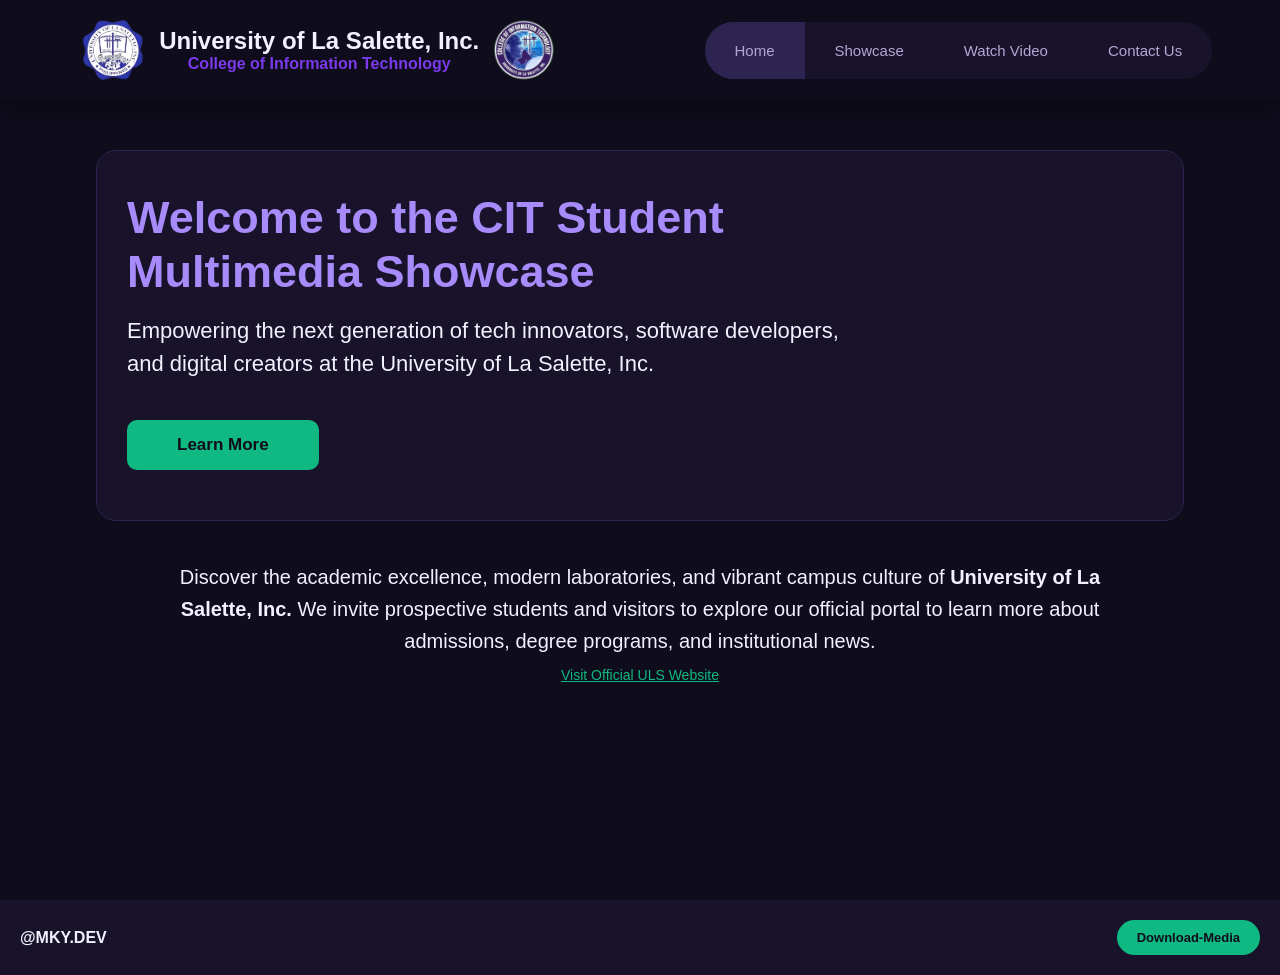
<file: index.html>
<html lang="en">

<head>
  <meta charset="UTF-8">
  <meta name="viewport" content="width=device-width, initial-scale=1.0">
  <title>ULS College Of Information Technology</title>
  <link rel="icon" href="assets/optimized/opt-favicon.png">
  <link rel="stylesheet" href="styles/header-styles.css">
  <link rel="stylesheet" href="styles/footer-styles.css">
  <link rel="stylesheet" href="styles/home-styles.css">
  <script src="header-script.js" defer></script>
  <style>
    body {
      background-color: #0f0c1b;
      margin: 0;
      padding: 0;
    }

    html {
      margin: 0;
      padding: 0;


    }

    body::-webkit-scrollbar,
    body::-webkit-scrollbar-button {
      display: none;
    }
  </style>
</head>

<body>
  <header>
    <div class="header-title-container">
      <div class="header-logo-container">
        <img src="assets/upscaled/uls-logo-upscaled.png" alt="Universities logo">
      </div>
      <div class="header-title">
        <h2>University of La Salette, Inc.</h2>
        <h4>College of Information Technology</h4>
      </div>
      <div class="header-logo-container">
        <img src="assets/upscaled/upscalemedia-transformed.png" alt="Universities logo">
      </div>
    </div>

    <button class="hamburger-btn" id="menuToggle">
      <span class="bar"></span>
      <span class="bar"></span>
      <span class="bar"></span>
    </button>

    <nav class="link-container" id="sidebarMenu">
      <button class="close-btn" id="closeMenu" aria-label="Close menu">&times;</button>
      <ul>
        <li><a class="home active" style="pointer-events: none;" href="index.html">Home</a></li>
        <li><a class="showcase" href="showcase.html">Showcase</a></li>
        <li><a class="video" href="video.html">Watch Video</a></li>
        <li><a class="contact" href="contact.html">Contact Us</a></li>
      </ul>
    </nav>

    <div class="sidebar-overlay" id="menuOverlay"></div>
  </header>
  <main>
    <section class="hero-section">
      <div class="hero-content">
        <div class="hero-text">
          <h1>Welcome to the CIT Student <br> Multimedia Showcase</h1>
          <p class="hero-subtitle">
            Empowering the next generation of tech innovators, software developers, <br> and digital creators at the
            University
            of La Salette, Inc.
          </p>
        </div>
        <div class="hero-button">
          <a href="contact.html" class="btn btn-primary">Learn More</a>
        </div>
      </div>
    </section>
    <section class="persuasion-section">
      <div class="persuasion-message-box">
        <p>
          Discover the academic excellence, modern laboratories, and vibrant campus culture of <strong>University of La
            Salette, Inc.</strong>
          We invite prospective students and visitors to explore our official portal to learn more about admissions,
          degree programs, and institutional news.
        </p>
      </div>
      <div class="uls-link">
        <a href="https://www.lasalette.edu.ph" target="_blank" rel="noopener noreferrer" class="btn btn-external">
          Visit Official ULS Website
        </a>
      </div>
    </section>
  </main>
  <footer>
    <div class="signature">
      <h3>@MKY.DEV</h3>
    </div>
    <div class="external-links">
      <a class="download" href="assets/downloadable_files/multimedias_used.zip"
        download="MKY-Dev-Media.zip">Download-Media</a>
    </div>
  </footer>
</body>

</html>
</file>
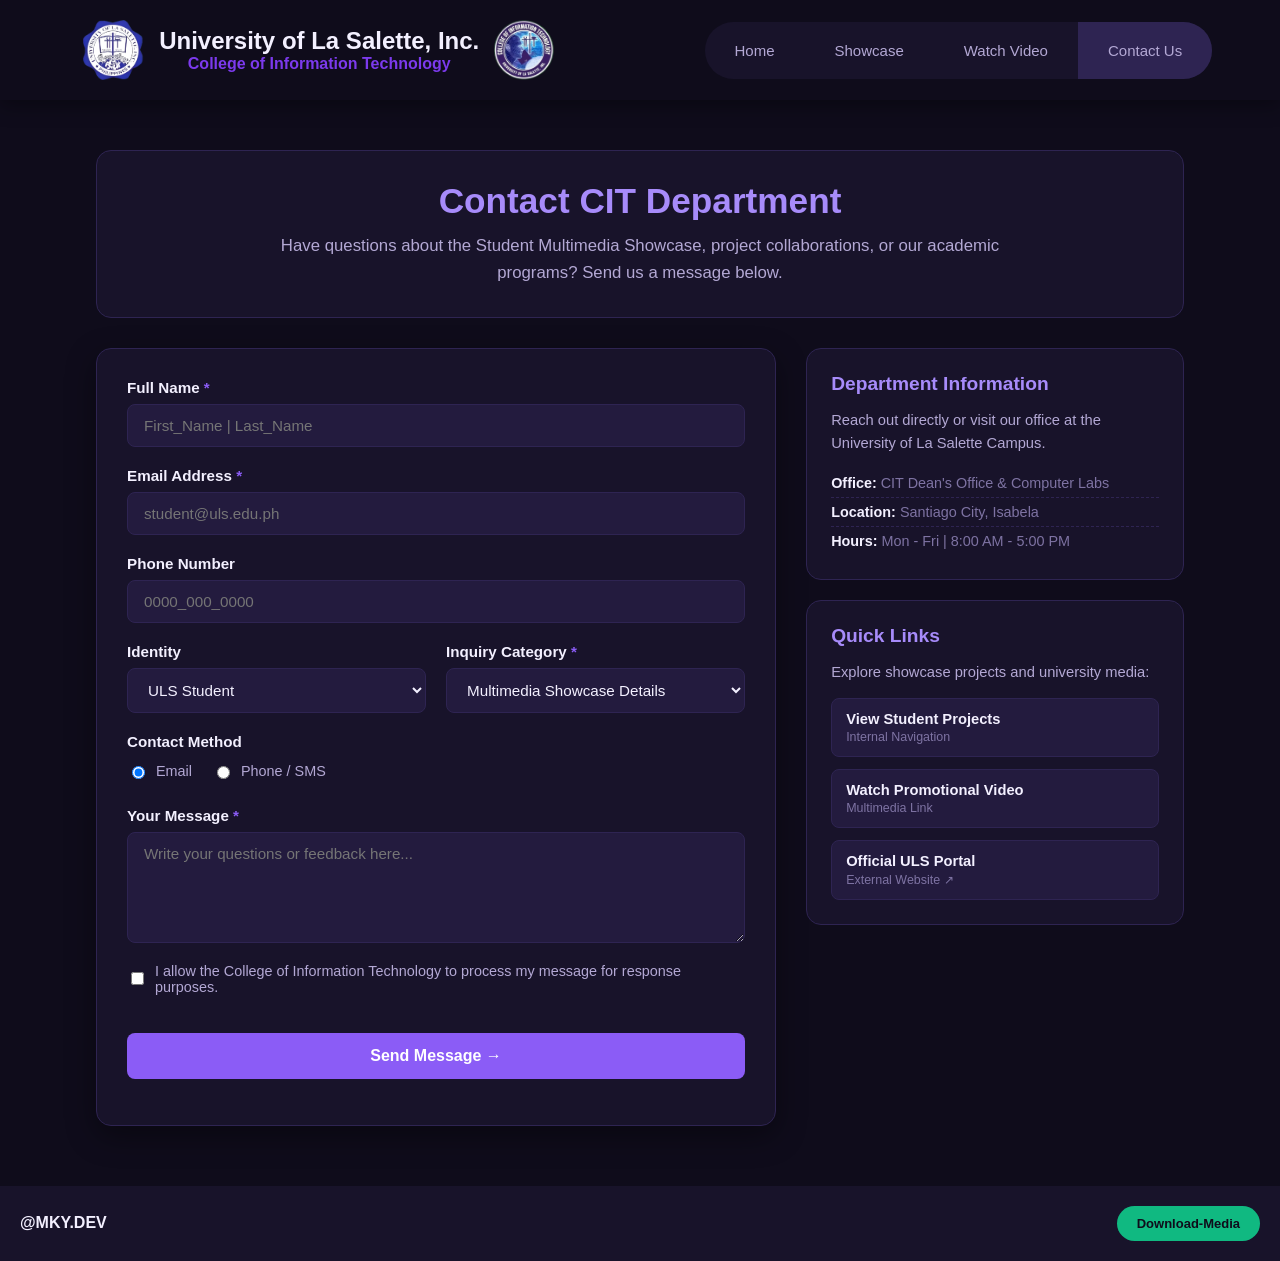
<file: contact.html>
<html lang="en">

<head>
  <meta charset="UTF-8">
  <meta name="viewport" content="width=device-width, initial-scale=1.0">
  <title>ULS College Of Information Technology</title>
  <link rel="icon" href="assets/optimized/opt-favicon.png">
  <link rel="stylesheet" href="styles/contact-styles.css">
  <link rel="stylesheet" href="styles/footer-styles.css">
  <link rel="stylesheet" href="styles/header-styles.css">
  <script src="header-script.js" defer></script>
  <style>
    body {
      background-color: #0f0c1b;
      margin: 0;
      padding: 0;
    }

    html {
      margin: 0;
      padding: 0;


    }

    body::-webkit-scrollbar,
    body::-webkit-scrollbar-button {
      display: none;
    }
  </style>
</head>

<body>
  <header>
    <div class="header-title-container">
      <div class="header-logo-container">
        <img src="assets/upscaled/uls-logo-upscaled.png" alt="Universities logo">
      </div>
      <div class="header-title">
        <h2>University of La Salette, Inc.</h2>
        <h4>College of Information Technology</h4>
      </div>
      <div class="header-logo-container">
        <img src="assets/upscaled/upscalemedia-transformed.png" alt="Universities logo">
      </div>
    </div>

    <button class="hamburger-btn" id="menuToggle" aria-label="Toggle navigation menu">
      <span class="bar"></span>
      <span class="bar"></span>
      <span class="bar"></span>
    </button>

    <nav class="link-container" id="sidebarMenu">
      <button class="close-btn" id="closeMenu" aria-label="Close menu">&times;</button>
      <ul>
        <li><a class="home" href="index.html">Home</a></li>
        <li><a class="showcase" href="showcase.html">Showcase</a></li>
        <li><a class="video" href="video.html">Watch Video</a></li>
        <li><a class="contact active" style="pointer-events: none;" href="contact.html">Contact Us</a></li>
      </ul>
    </nav>

    <div class="sidebar-overlay" id="menuOverlay"></div>
  </header>
  <main>
    <section class="contact-header">
      <h1>Contact CIT Department</h1>
      <p class="contact-subtitle">
        Have questions about the Student Multimedia Showcase, project collaborations, or our academic programs? Send us
        a message below.
      </p>
    </section>

    <div class="contact-layout">
      <section class="form-container">
        <form id="contact-form" action="#" method="POST" novalidate>
          <div class="form-group">
            <label for="fullname">Full Name <span class="required">*</span></label>
            <input type="text" id="fullname" name="fullname" placeholder="First_Name | Last_Name" required>
          </div>

          <div class="form-group">
            <label for="email">Email Address <span class="required">*</span></label>
            <input type="email" id="email" name="email" placeholder="student@uls.edu.ph" required>
          </div>

          <div class="form-group">
            <label for="phone">Phone Number</label>
            <input type="tel" id="phone" name="phone" placeholder="0000_000_0000">
          </div>

          <div class="form-row">
            <div class="form-group">
              <label for="user-type">Identity</label>
              <select id="user-type" name="user_type">
                <option value="student" selected>ULS Student</option>
                <option value="faculty">Faculty / Staff</option>
                <option value="guest">Visitor / Guest</option>
                <option value="partner">Industry Partner / Sponsor</option>
              </select>
            </div>

            <div class="form-group">
              <label for="category">Inquiry Category <span class="required">*</span></label>
              <select id="category" name="category" required>
                <option value="showcase">Multimedia Showcase Details</option>
                <option value="project">Student Project Collaboration</option>
                <option value="facilities">Computer Lab Facilities</option>
                <option value="general">General Information</option>
              </select>
            </div>
          </div>

          <div class="form-group">
            <label>Contact Method</label>
            <div class="radio-group">
              <label class="radio-label">
                <input type="radio" name="contact_pref" value="email" checked> Email
              </label>
              <label class="radio-label">
                <input type="radio" name="contact_pref" value="phone"> Phone / SMS
              </label>
            </div>
          </div>

          <div class="form-group">
            <label for="message">Your Message <span class="required">*</span></label>
            <textarea id="message" name="message" rows="5" placeholder="Write your questions or feedback here..."
              required></textarea>
          </div>

          <div class="form-group checkbox-group">
            <label class="checkbox-label">
              <input type="checkbox" id="consent" name="consent" required>
              I allow the College of Information Technology to process my message for response purposes.
            </label>
          </div>

          <button type="submit" class="submit-btn">Send Message &rarr;</button>
        </form>
      </section>

      <!-- SIDEBAR WITH HYPERLINKS & CONTACT INFO -->
      <aside class="info-sidebar">
        <div class="info-card">
          <h3>Department Information</h3>
          <p>Reach out directly or visit our office at the University of La Salette Campus.</p>

          <ul class="info-list">
            <li><strong>Office:</strong> CIT Dean's Office & Computer Labs</li>
            <li><strong>Location:</strong> Santiago City, Isabela</li>
            <li><strong>Hours:</strong> Mon - Fri | 8:00 AM - 5:00 PM</li>
          </ul>
        </div>

        <div class="info-card links-card">
          <h3>Quick Links</h3>
          <p>Explore showcase projects and university media:</p>

          <div class="hyperlink-list">
            <!-- Internal Link -->
            <a href="showcase.html" class="resource-link internal">
              <span>View Student Projects</span>
              <small>Internal Navigation</small>
            </a>

            <!-- Multimedia Link -->
            <a href="video.html" class="resource-link media">
              <span> Watch Promotional Video</span>
              <small>Multimedia Link</small>
            </a>

            <!-- External Link -->
            <a href="https://www.uls.edu.ph" target="_blank" rel="noopener noreferrer" class="resource-link external">
              <span>Official ULS Portal</span>
              <small>External Website &#x2197;</small>
            </a>
          </div>
        </div>
      </aside>
    </div>
  </main>
  <footer>
    <div class="signature">
      <h3>@MKY.DEV</h3>
    </div>
    <div class="external-links">
      <a class="download" href="assets/downloadable_files/multimedias_used.zip"
        download="MKY-Dev-Media.zip">Download-Media</a>
    </div>
  </footer>
</body>

</html>
</file>
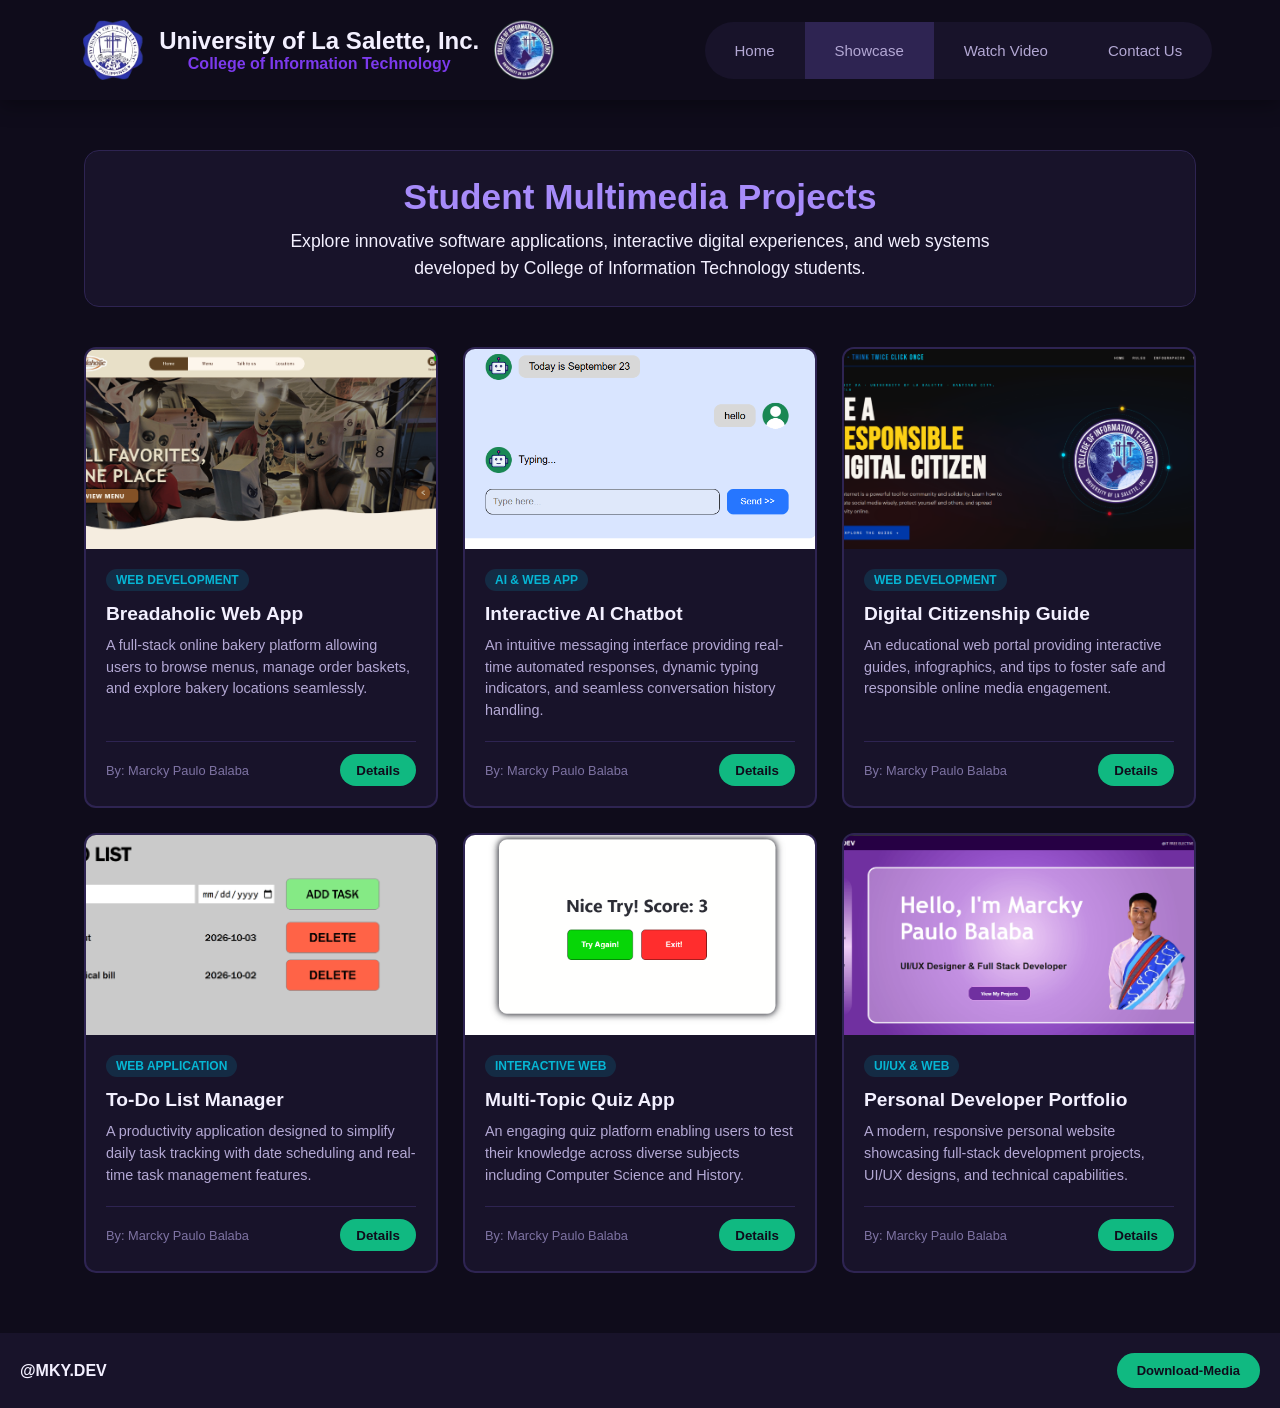
<file: showcase.html>
<html lang="en">

<head>
  <meta charset="UTF-8">
  <meta name="viewport" content="width=device-width, initial-scale=1.0">
  <title>ULS College Of Information Technology</title>
  <link rel="icon" href="assets/optimized/opt-favicon.png">
  <link rel="stylesheet" href="styles/showcase-styles.css">
  <link rel="stylesheet" href="styles/footer-styles.css">
  <link rel="stylesheet" href="styles/header-styles.css">
  <script src="showcase-control.js" defer></script>
  <script src="header-script.js" defer></script>
  <style>
    body {
      background-color: #0f0c1b;
      margin: 0;
      padding: 0;
    }

    html {
      margin: 0;
      padding: 0;


    }

    body::-webkit-scrollbar,
    body::-webkit-scrollbar-button {
      display: none;
    }
  </style>
</head>

<body>
  <header>
    <div class="header-title-container">
      <div class="header-logo-container">
        <img src="assets/upscaled/uls-logo-upscaled.png" alt="Universities logo">
      </div>
      <div class="header-title">
        <h2>University of La Salette, Inc.</h2>
        <h4>College of Information Technology</h4>
      </div>
      <div class="header-logo-container">
        <img src="assets/upscaled/upscalemedia-transformed.png" alt="Universities logo">
      </div>
    </div>

    <button class="hamburger-btn" id="menuToggle" aria-label="Toggle navigation menu">
      <span class="bar"></span>
      <span class="bar"></span>
      <span class="bar"></span>
    </button>

    <nav class="link-container" id="sidebarMenu">
      <button class="close-btn" id="closeMenu" aria-label="Close menu">&times;</button>
      <ul>
        <li><a class="home" href="index.html">Home</a></li>
        <li><a class="showcase active" style="pointer-events: none;" href="showcase.html">Showcase</a></li>
        <li><a class="video" href="video.html">Watch Video</a></li>
        <li><a class="contact" href="contact.html">Contact Us</a></li>
      </ul>
    </nav>

    <div class="sidebar-overlay" id="menuOverlay"></div>
  </header>
  <main class="showcase-main">
    <section class="showcase-header">
      <h1>Student Multimedia Projects</h1>
      <p class="showcase-subtitle">
        Explore innovative software applications, interactive digital experiences, and web systems developed by College
        of Information Technology students.
      </p>
    </section>

    <section class="projects-grid">
      <article class="project-card">
        <div class="card-image-container">
          <img src="assets/optimized/PROJECT1.2.png" alt="Breadaholic Bakery Web Application" loading="lazy">
        </div>
        <div class="card-content">
          <span class="category-tag">Web Development</span>
          <h3>Breadaholic Web App</h3>
          <p>A full-stack online bakery platform allowing users to browse menus, manage order baskets, and explore
            bakery locations seamlessly.</p>
          <div class="card-footer">
            <span class="author">By: Marcky Paulo Balaba</span>
            <button class="view-link details-btn" data-target="modal-1">Details</button>
          </div>
        </div>
      </article>

      <article class="project-card">
        <div class="card-image-container">
          <img src="assets/optimized/PROJECT2.2.png" alt="Interactive Chatbot Interface" loading="lazy">
        </div>
        <div class="card-content">
          <span class="category-tag">AI & Web App</span>
          <h3>Interactive AI Chatbot</h3>
          <p>An intuitive messaging interface providing real-time automated responses, dynamic typing indicators, and
            seamless conversation history handling.</p>
          <div class="card-footer">
            <span class="author">By: Marcky Paulo Balaba</span>
            <button class="view-link details-btn" data-target="modal-2">Details</button>
          </div>
        </div>
      </article>

      <article class="project-card">
        <div class="card-image-container">
          <img src="assets/optimized/PROJECT3.1.png" alt="Digital Citizenship Portal" loading="lazy">
        </div>
        <div class="card-content">
          <span class="category-tag">Web Development</span>
          <h3>Digital Citizenship Guide</h3>
          <p>An educational web portal providing interactive guides, infographics, and tips to foster safe and
            responsible online media engagement.</p>
          <div class="card-footer">
            <span class="author">By: Marcky Paulo Balaba</span>
            <button class="view-link details-btn" data-target="modal-3">Details</button>
          </div>
        </div>
      </article>

      <article class="project-card">
        <div class="card-image-container">
          <img src="assets/optimized/PROJECT4.1.png" alt="Task Management Application" loading="lazy">
        </div>
        <div class="card-content">
          <span class="category-tag">Web Application</span>
          <h3>To-Do List Manager</h3>
          <p>A productivity application designed to simplify daily task tracking with date scheduling and real-time task
            management features.</p>
          <div class="card-footer">
            <span class="author">By: Marcky Paulo Balaba</span>
            <button class="view-link details-btn" data-target="modal-4">Details</button>
          </div>
        </div>
      </article>

      <article class="project-card">
        <div class="card-image-container">
          <img src="assets/optimized/PROJECT5.3.png" alt="Interactive Quiz Interface" loading="lazy">
        </div>
        <div class="card-content">
          <span class="category-tag">Interactive Web</span>
          <h3>Multi-Topic Quiz App</h3>
          <p>An engaging quiz platform enabling users to test their knowledge across diverse subjects including Computer
            Science and History.</p>
          <div class="card-footer">
            <span class="author">By: Marcky Paulo Balaba</span>
            <button class="view-link details-btn" data-target="modal-5">Details</button>
          </div>
        </div>
      </article>

      <article class="project-card">
        <div class="card-image-container">
          <img src="assets/optimized/PROJECT6.1.png" alt="Developer Portfolio Website" loading="lazy">
        </div>
        <div class="card-content">
          <span class="category-tag">UI/UX & Web</span>
          <h3>Personal Developer Portfolio</h3>
          <p>A modern, responsive personal website showcasing full-stack development projects, UI/UX designs, and
            technical capabilities.</p>
          <div class="card-footer">
            <span class="author">By: Marcky Paulo Balaba</span>
            <button class="view-link details-btn" data-target="modal-6">Details</button>
          </div>
        </div>
      </article>
    </section>
    <!-- Modal 1: Breadaholic Web App -->
    <div id="modal-1" class="modal-overlay">
      <div class="modal-content">
        <button class="modal-close">&times;</button>
        <div class="modal-body">
          <!-- Image Carousel -->
          <div class="carousel-container">
            <button class="carousel-btn prev-btn">&lt;</button>
            <div class="carousel-slides">
              <img src="assets/optimized/PROJECT1.1.png" class="slide active" alt="Breadaholic Preview 1">
              <img src="assets/optimized/PROJECT1.2.png" class="slide" alt="Breadaholic Preview 2">
              <img src="assets/optimized/PROJECT1.3.png" class="slide" alt="Breadaholic Preview 3">
            </div>
            <button class="carousel-btn next-btn">&gt;</button>
          </div>
          <h6>CLICK ANYWHERE OUTSIDE TO EXIT</h6>
          <h2>Breadaholic Web App</h2>
          <span class="category-tag">Web Development</span>
          <p>A full-stack online bakery platform allowing users to browse menus, manage order baskets, and explore
            bakery locations seamlessly.</p>
          <span class="author">By: Marcky Paulo Balaba</span>
        </div>
      </div>
    </div>

    <!-- Modal 2: AI Chatbot -->
    <div id="modal-2" class="modal-overlay">
      <div class="modal-content">
        <button class="modal-close">&times;</button>
        <div class="modal-body">
          <div class="carousel-container">
            <button class="carousel-btn prev-btn">&lt;</button>
            <div class="carousel-slides">
              <img src="assets/optimized/PROJECT2.1.png" class="slide active" alt="AI Chatbot Preview 1">
              <img src="assets/optimized/PROJECT2.2.png" class="slide" alt="AI Chatbot Preview 2">
            </div>
            <button class="carousel-btn next-btn">&gt;</button>
          </div>
          <h6>CLICK ANYWHERE OUTSIDE TO EXIT</h6>
          <h2>Interactive AI Chatbot</h2>
          <span class="category-tag">AI & Web App</span>
          <p>An intuitive messaging interface providing real-time automated responses, dynamic typing indicators, and
            conversation history handling.</p>
          <span class="author">By: Marcky Paulo Balaba</span>
        </div>
      </div>
    </div>

    <!-- Modal 3: Digital Citizenship Guide -->
    <div id="modal-3" class="modal-overlay">
      <div class="modal-content">
        <button class="modal-close">&times;</button>
        <div class="modal-body">
          <div class="carousel-container">
            <button class="carousel-btn prev-btn">&lt;</button>
            <div class="carousel-slides">
              <img src="assets/optimized/PROJECT3.1.png" class="slide active" alt="Digital Citizenship Preview 1">
              <img src="assets/optimized/PROJECT3.2.png" class="slide" alt="Digital Citizenship Preview 2">
              <img src="assets/optimized/PROJECT3.3.png" class="slide" alt="Digital Citizenship Preview 3">
            </div>
            <button class="carousel-btn next-btn">&gt;</button>
          </div>
          <h6>CLICK ANYWHERE OUTSIDE TO EXIT</h6>
          <h2>Digital Citizenship Guide</h2>
          <span class="category-tag">Web Development</span>
          <p>An educational web portal providing interactive guides, infographics, and tips to foster safe and
            responsible online media engagement.</p>
          <span class="author">By: Marcky Paulo Balaba</span>
        </div>
      </div>
    </div>

    <!-- Modal 4: To-Do List Manager -->
    <div id="modal-4" class="modal-overlay">
      <div class="modal-content">
        <button class="modal-close">&times;</button>
        <div class="modal-body">
          <div class="carousel-container">
            <button class="carousel-btn prev-btn">&lt;</button>
            <div class="carousel-slides">
              <img src="assets/optimized/PROJECT4.1.png" class="slide active" alt="To-Do Manager Preview 1">
              <img src="assets/optimized/PROJECT4.2.png" class="slide" alt="To-Do Manager Preview 2">
              <img src="assets/optimized/PROJECT4.3.png" class="slide" alt="To-Do Manager Preview 3">
            </div>
            <button class="carousel-btn next-btn">&gt;</button>
          </div>
          <h6>CLICK ANYWHERE OUTSIDE TO EXIT</h6>
          <h2>To-Do List Manager</h2>
          <span class="category-tag">Web Application</span>
          <p>A productivity application designed to simplify daily task tracking with date scheduling and real-time task
            management features.</p>
          <span class="author">By: Marcky Paulo Balaba</span>
        </div>
      </div>
    </div>

    <!-- Modal 5: Multi-Topic Quiz App -->
    <div id="modal-5" class="modal-overlay">
      <div class="modal-content">
        <button class="modal-close">&times;</button>
        <div class="modal-body">
          <div class="carousel-container">
            <button class="carousel-btn prev-btn">&lt;</button>
            <div class="carousel-slides">
              <img src="assets/optimized/PROJECT5.1.png" class="slide active" alt="Quiz App Preview 1">
              <img src="assets/optimized/PROJECT5.2.png" class="slide" alt="Quiz App Preview 2">
              <img src="assets/optimized/PROJECT5.3.png" class="slide" alt="Quiz App Preview 3">
            </div>
            <button class="carousel-btn next-btn">&gt;</button>
          </div>
          <h6>CLICK ANYWHERE OUTSIDE TO EXIT</h6>
          <h2>Multi-Topic Quiz App</h2>
          <span class="category-tag">Interactive Web</span>
          <p>An engaging quiz platform enabling users to test their knowledge across diverse subjects including Computer
            Science and History.</p>
          <span class="author">By: Marcky Paulo Balaba</span>
        </div>
      </div>
    </div>

    <!-- Modal 6: Personal Developer Portfolio -->
    <div id="modal-6" class="modal-overlay">
      <div class="modal-content">
        <button class="modal-close">&times;</button>
        <div class="modal-body">
          <div class="carousel-container">
            <button class="carousel-btn prev-btn">&lt;</button>
            <div class="carousel-slides">
              <img src="assets/optimized/PROJECT6.1.png" class="slide active" alt="Portfolio Preview 1">
              <img src="assets/optimized/PROJECT6.2.png" class="slide" alt="Portfolio Preview 2">
              <img src="assets/optimized/PROJECT6.3.png" class="slide" alt="Portfolio Preview 3">
            </div>
            <button class="carousel-btn next-btn">&gt;</button>
          </div>
          <h6>CLICK ANYWHERE OUTSIDE TO EXIT</h6>
          <h2>Personal Developer Portfolio</h2>
          <span class="category-tag">UI/UX & Web</span>
          <p>A modern, responsive personal website showcasing full-stack development projects, UI/UX designs, and
            technical capabilities.</p>
          <span class="author">By: Marcky Paulo Balaba</span>
        </div>
      </div>
    </div>
  </main>
  <footer>
    <div class="signature">
      <h3>@MKY.DEV</h3>
    </div>
    <div class="external-links">
      <a class="download" href="assets/downloadable_files/multimedias_used.zip"
        download="MKY-Dev-Media.zip">Download-Media</a>
    </div>
  </footer>
</body>

</html>
</file>
<file: styles/header-styles.css>
:root {
  /* Background Colors */
  --bg-primary: #0f0c1b;
  --bg-secondary: #18132a;
  --bg-tertiary: #231b3e;

  /* Text & Typography Colors */
  --text-primary: #f3f0ff;
  --text-secondary: #b3a8d4;
  --text-muted: #7e73a3;

  /* Brand & Accent Colors */
  --accent-primary: #8b5cf6;
  --accent-hover: #7c3aed;
  --accent-cyan: #06b6d4;

  /* Borders & Dividers */
  --border-color: #2e2452;
  --border-focus: #a78bfa;

  /* Status Colors */
  --success: #10b981;
  --warning: #f59e0b;
}

header {
  background-color: var(--bg-primary);
  display: flex;
  align-items: center;
  justify-content: space-around;
  padding: 20px 0;
  width: 100%;
  position: fixed;
  top: 0;
  left: 0;
  z-index: 100;
  box-shadow: 0 4px 20px rgba(0, 0, 0, 0.4);
}

.header-logo-container img {
  height: 60px;
  margin: 0 15px;
}

.header-title-container {
  display: flex;
  align-items: center;
  justify-content: center;
  text-align: center;
  font-family: 'Lucida Sans', 'Lucida Sans Regular', 'Lucida Grande', Geneva, Verdana, sans-serif;
  color: var(--text-primary);
}

.header-title h2,
.header-title h4 {
  margin: 0;
  font-family: 'Lucida Sans', 'Lucida Sans Regular', 'Lucida Grande', Geneva, Verdana, sans-serif;
}

.header-title h4 {
  color: var(--accent-hover);
}

/* Desktop Navigation */
nav {
  background-color: transparent;
  display: flex;
  justify-content: center;
}

.link-container ul {
  background-color: var(--bg-secondary);
  display: flex;
  list-style-type: none;
  justify-content: center;
  align-items: center;
  margin: 0;
  padding: 20px 0px;
  border-radius: 50px;
  z-index: 100;
  overflow: hidden;
}

.link-container li {
  font-family: 'Lucida Sans', 'Lucida Sans Regular', 'Lucida Grande', Geneva, Verdana, sans-serif;
  font-size: 15px;
  text-align: center;
}

.link-container a {
  text-decoration: none;
  color: var(--text-secondary);
  padding: 20px 30px;
}

/* Original Hover Effect Restored */
.home:hover,
.video:hover,
.showcase:hover,
.register:hover,
.contact:hover {
  background-color: var(--bg-tertiary);
}

.active {
  background-color: var(--border-color);
}

.hamburger-btn,
.close-btn,
.sidebar-overlay {
  display: none;
}

@media (max-width: 850px) {
  header {
    justify-content: space-between;
    padding: 15px 20px;
  }

  .header-logo-container img {
    height: 45px;
    margin: 0 5px;
  }

  .header-title h2 {
    font-size: 1.1rem;
  }

  .header-title h4 {
    font-size: 0.85rem;
  }

  /* Hamburger 3-Line Button */
  .hamburger-btn {
    display: flex;
    flex-direction: column;
    justify-content: space-between;
    width: 30px;
    height: 22px;
    background: transparent;
    border: none;
    cursor: pointer;
    padding: 0;
    z-index: 101;
    margin-right: 30px;
  }

  .hamburger-btn .bar {
    width: 100%;
    height: 3px;
    background-color: var(--text-primary);
    border-radius: 3px;
    transition: all 0.3s ease;
  }

  /* Mobile Sidebar Drawer */
  .link-container {
    position: fixed;
    top: 0;
    right: -300px;
    width: 260px;
    height: 100vh;
    background-color: var(--bg-secondary);
    border-left: 1px solid var(--border-color);
    box-shadow: -10px 0 30px rgba(0, 0, 0, 0.6);
    display: flex;
    flex-direction: column;
    justify-content: flex-start;
    padding-top: 80px;
    transition: right 0.3s cubic-bezier(0.4, 0, 0.2, 1);
    z-index: 200;
  }

  /* Slide-in State */
  .link-container.active-sidebar {
    right: 0;
  }

  .link-container ul {
    flex-direction: column;
    background-color: transparent;
    border-radius: 0;
    border: none;
    width: 100%;
    padding: 0;
    gap: 10px;
  }

  .link-container li {
    width: 100%;
    text-align: center;
  }

  .link-container a {
    width: 100%;
    padding: 15px 0;
    font-size: 1.05rem;
    display: block;
  }

  /* Close X Button Inside Sidebar */
  .close-btn {
    display: block;
    position: absolute;
    top: 20px;
    right: 20px;
    background: none;
    border: none;
    color: var(--text-secondary);
    font-size: 2.2rem;
    cursor: pointer;
    line-height: 1;
  }

  /* Dark Overlay Behind Sidebar */
  .sidebar-overlay {
    position: fixed;
    top: 0;
    left: 0;
    width: 100vw;
    height: 100vh;
    background-color: rgba(0, 0, 0, 0.6);
    backdrop-filter: blur(4px);
    z-index: 150;
    opacity: 0;
    visibility: hidden;
    transition: opacity 0.3s ease, visibility 0.3s ease;
  }

  .sidebar-overlay.active-overlay {
    display: block;
    opacity: 1;
    visibility: visible;
  }
}
</file>
<file: styles/footer-styles.css>
:root {
  /* Background Colors */
  --bg-primary: #0f0c1b;
  --bg-secondary: #18132a;
  --bg-tertiary: #231b3e;

  /* Text & Typography Colors */
  --text-primary: #f3f0ff;
  --text-secondary: #b3a8d4;
  --text-muted: #7e73a3;

  /* Brand & Accent Colors */
  --accent-primary: #8b5cf6;
  --accent-hover: #7c3aed;
  --accent-cyan: #06b6d4;

  /* Borders & Dividers */
  --border-color: #2e2452;
  --border-focus: #a78bfa;

  /* Status Colors */
  --success: #10b981;
  --warning: #f59e0b;
}

/* Base Footer Styles (Desktop) */
footer {
  width: 100%;
  background-color: var(--bg-secondary);
  display: flex;
  align-items: center;
  justify-content: space-between;
  padding: 20px 0;
  box-sizing: border-box;
}

.signature,
.external-links {
  margin: 0 20px;
}

.external-links {
  display: flex;
  align-items: center;
  flex-wrap: wrap;
  gap: 15px;
}

.external-links a {
  margin: 0;
  transition: opacity 0.2s ease;
}

.external-links a:hover {
  opacity: 0.85;
}

.download {
  padding: 10px 20px;
  background-color: var(--success);
  border-radius: 50px;
  text-decoration: none;
  font-family: Verdana, Geneva, Tahoma, sans-serif;
  font-size: 13px;
  font-weight: bold;
  color: var(--bg-primary);
  display: inline-block;
  white-space: nowrap;
}

.uls-link {
  text-decoration: none;
  color: var(--text-secondary);
  font-family: 'Segoe UI', Tahoma, Geneva, Verdana, sans-serif;
  font-size: 14px;
}

.signature h3 {
  font-family: 'Segoe UI', Tahoma, Geneva, Verdana, sans-serif;
  color: var(--text-primary);
  margin: 0;
  font-size: 1rem;
}

/* ==========================================
   RESPONSIVE MOBILE VIEW (<= 768px)
   ========================================== */
@media (max-width: 768px) {
  footer {
    flex-direction: column;
    justify-content: center;
    text-align: center;
    padding: 25px 15px;
    gap: 18px;
  }

  .signature,
  .external-links {
    margin: 0;
  }

  .external-links {
    flex-direction: column;
    justify-content: center;
    gap: 12px;
  }

  .signature h3 {
    font-size: 0.95rem;
  }

  .download {
    padding: 12px 24px;
    font-size: 14px;
  }
}
</file>
<file: styles/home-styles.css>
:root {
  /* Background Colors */
  --bg-primary: #0f0c1b;
  --bg-secondary: #18132a;
  --bg-tertiary: #231b3e;

  /* Text & Typography Colors */
  --text-primary: #f3f0ff;
  --text-secondary: #b3a8d4;
  --text-muted: #7e73a3;

  /* Brand & Accent Colors */
  --accent-primary: #8b5cf6;
  --accent-hover: #7c3aed;
  --accent-cyan: #06b6d4;

  /* Borders & Dividers */
  --border-color: #2e2452;
  --border-focus: #a78bfa;

  /* Status Colors */
  --success: #10b981;
  --warning: #f59e0b;
}

main {
  width: 85vw;
  max-width: 1100px;
  margin: 0 auto;
  min-height: 100vh;
  padding-top: 150px;
  padding-bottom: 60px;
  color: var(--text-primary);
  box-sizing: border-box;
}

.hero-content {
  background-color: var(--bg-secondary);
  padding: 40px 30px;
  box-sizing: border-box;
  border-radius: 20px;
  border: 1px solid var(--border-color);
}

.hero-text h1 {
  font-size: 45px;
  margin: 0 0 15px 0;
  font-family: Verdana, Geneva, Tahoma, sans-serif;
  color: var(--border-focus);
  line-height: 1.2;
}

.hero-text p {
  font-size: 22px;
  font-family: 'Lucida Sans', 'Lucida Sans Regular', 'Lucida Grande', 'Lucida Sans Unicode', Geneva, Verdana, sans-serif;
  color: var(--text-primary);
  line-height: 1.5;
  margin: 0;
}

.hero-button {
  margin: 40px 0 10px 0;
}

.hero-button a {
  text-decoration: none;
  padding: 15px 50px;
  background-color: var(--success);
  border-radius: 10px;
  font-family: Verdana, Geneva, Tahoma, sans-serif;
  font-size: 17px;
  font-weight: bold;
  color: var(--bg-primary);
  display: inline-block;
  transition: opacity 0.2s ease, transform 0.2s ease;
}

.hero-button a:hover {
  opacity: 0.9;
  transform: translateY(-2px);
}

.persuasion-section {
  display: flex;
  flex-direction: column;
  align-items: center;
  justify-content: center;
  padding: 40px 50px;
  box-sizing: border-box;
}

.persuasion-message-box p {
  font-family: 'Lucida Sans', 'Lucida Sans Regular', 'Lucida Grande', 'Lucida Sans Unicode', Geneva, Verdana, sans-serif;
  color: var(--text-primary);
  font-size: 20px;
  text-align: center;
  line-height: 1.6;
  margin: 0;
  margin-bottom: 10px;
}

.uls-link a {
  color: var(--success);
  font-family: Verdana, Geneva, Tahoma, sans-serif;
  text-decoration: underline;
  transition: opacity 0.2s ease;
  margin-top: 10px;
}

.uls-link a:hover {
  opacity: 0.85;
}

/* ==========================================
   RESPONSIVE MEDIA QUERIES
   ========================================== */

/* Tablet & Medium Screens (<= 992px) */
@media (max-width: 992px) {
  main {
    width: 90vw;
    padding-top: 130px;
  }

  .hero-text h1 {
    font-size: 36px;
  }

  .hero-text p {
    font-size: 18px;
  }

  .persuasion-section {
    padding: 30px 20px;
  }

  .persuasion-message-box p {
    font-size: 18px;
  }
}

/* Mobile Devices (<= 600px) */
@media (max-width: 600px) {
  main {
    width: 92vw;
    padding-top: 130px;
    padding-bottom: 40px;
  }

  .hero-content {
    padding: 25px 18px;
    border-radius: 15px;
  }

  .hero-text h1 {
    font-size: 26px;
  }

  .hero-text p {
    font-size: 16px;
  }

  .hero-button {
    margin: 30px 0 10px 0;
    text-align: center;
  }

  .hero-button a {
    width: 100%;
    padding: 14px 0;
    font-size: 16px;
    box-sizing: border-box;
  }

  .persuasion-section {
    padding: 25px 10px;
  }

  .persuasion-message-box p {
    font-size: 15px;
  }
}
</file>
<file: styles/contact-styles.css>
:root {
  /* Background Colors */
  --bg-primary: #0f0c1b;
  --bg-secondary: #18132a;
  --bg-tertiary: #231b3e;

  /* Text & Typography Colors */
  --text-primary: #f3f0ff;
  --text-secondary: #b3a8d4;
  --text-muted: #7e73a3;

  /* Brand & Accent Colors */
  --accent-primary: #8b5cf6;
  --accent-hover: #7c3aed;
  --border-color: #2e2452;
  --border-focus: #a78bfa;
}

main {
  width: 85vw;
  max-width: 1100px;
  margin: 0 auto;
  min-height: 100vh;
  padding-top: 150px;
  padding-bottom: 60px;
  color: var(--text-primary);
  box-sizing: border-box;
}

/* Header & Intro Badge */
.contact-header {
  margin-bottom: 30px;
  background-color: var(--bg-secondary);
  border: 1px solid var(--border-color);
  padding: 30px 20px;
  border-radius: 15px;
  text-align: center;
}

.badge {
  display: inline-block;
  background-color: var(--bg-tertiary);
  color: var(--border-focus);
  font-size: 0.85rem;
  font-weight: 600;
  padding: 6px 14px;
  border-radius: 20px;
  border: 1px solid var(--border-color);
  margin-bottom: 12px;
  text-transform: uppercase;
  letter-spacing: 0.8px;
}

.contact-header h1 {
  font-size: 2.2rem;
  color: var(--border-focus);
  margin: 0 0 12px 0;
  font-family: Verdana, Geneva, Tahoma, sans-serif;
}

.contact-subtitle {
  color: var(--text-secondary);
  font-size: 1.05rem;
  max-width: 750px;
  margin: 0 auto;
  line-height: 1.6;
  font-family: 'Segoe UI', Tahoma, Geneva, Verdana, sans-serif;
}

/* Layout Split */
.contact-layout {
  display: grid;
  grid-template-columns: 1.8fr 1fr;
  gap: 30px;
  align-items: start;
  font-family: 'Segoe UI', Tahoma, Geneva, Verdana, sans-serif;
}

/* Form Styling */
.form-container {
  background-color: var(--bg-secondary);
  border: 1px solid var(--border-color);
  border-radius: 15px;
  padding: 30px;
  box-shadow: 0 10px 30px rgba(0, 0, 0, 0.4);
}

.form-group {
  margin-bottom: 20px;
  display: flex;
  flex-direction: column;
}

.form-row {
  display: grid;
  grid-template-columns: 1fr 1fr;
  gap: 20px;
}

label {
  font-size: 0.95rem;
  color: var(--text-primary);
  margin-bottom: 8px;
  font-weight: 600;
}

.required {
  color: var(--accent-primary);
}

input[type="text"],
input[type="email"],
input[type="tel"],
select,
textarea {
  background-color: var(--bg-tertiary);
  border: 1px solid var(--border-color);
  color: var(--text-primary);
  padding: 12px 16px;
  border-radius: 8px;
  font-size: 0.95rem;
  outline: none;
  transition: border-color 0.2s ease, box-shadow 0.2s ease;
  font-family: inherit;
  width: 100%;
  box-sizing: border-box;
}

input[type="text"]:focus,
input[type="email"]:focus,
input[type="tel"]:focus,
select:focus,
textarea:focus {
  border-color: var(--border-focus);
  box-shadow: 0 0 8px rgba(167, 139, 250, 0.3);
}

/* Radio & Checkbox Styling */
.radio-group {
  display: flex;
  flex-wrap: wrap;
  gap: 20px;
  margin-top: 5px;
}

.radio-label,
.checkbox-label {
  font-size: 0.9rem;
  color: var(--text-secondary);
  font-weight: normal;
  cursor: pointer;
  display: flex;
  align-items: center;
  gap: 8px;
}

.checkbox-group {
  margin-top: 10px;
}

/* Submit Button */
.submit-btn {
  width: 100%;
  background-color: var(--accent-primary);
  color: #fff;
  border: none;
  padding: 14px;
  border-radius: 8px;
  font-size: 1rem;
  font-weight: bold;
  cursor: pointer;
  transition: background-color 0.2s ease, transform 0.1s ease;
  margin-top: 10px;
}

.submit-btn:hover {
  background-color: var(--accent-hover);
}

.submit-btn:active {
  transform: scale(0.99);
}

/* Sidebar Information Cards */
.info-sidebar {
  display: flex;
  flex-direction: column;
  gap: 20px;
}

.info-card {
  background-color: var(--bg-secondary);
  border: 1px solid var(--border-color);
  border-radius: 15px;
  padding: 24px;
}

.info-card h3 {
  color: var(--border-focus);
  margin-top: 0;
  margin-bottom: 12px;
  font-size: 1.2rem;
  font-family: Verdana, Geneva, Tahoma, sans-serif;
}

.info-card p {
  color: var(--text-secondary);
  font-size: 0.92rem;
  line-height: 1.5;
  margin-bottom: 15px;
}

.info-list {
  list-style: none;
  padding: 0;
  margin: 0;
}

.info-list li {
  color: var(--text-muted);
  font-size: 0.9rem;
  padding: 6px 0;
  border-bottom: 1px dashed var(--border-color);
  word-break: break-word;
}

.info-list li:last-child {
  border-bottom: none;
}

.info-list strong {
  color: var(--text-primary);
}

/* Hyperlinks Styling */
.hyperlink-list {
  display: flex;
  flex-direction: column;
  gap: 12px;
}

.resource-link {
  display: flex;
  flex-direction: column;
  background-color: var(--bg-tertiary);
  border: 1px solid var(--border-color);
  padding: 12px 14px;
  border-radius: 8px;
  text-decoration: none;
  transition: border-color 0.2s ease, transform 0.2s ease;
}

.resource-link span {
  color: var(--text-primary);
  font-size: 0.92rem;
  font-weight: 600;
}

.resource-link small {
  color: var(--text-muted);
  font-size: 0.78rem;
  margin-top: 3px;
}

.resource-link:hover {
  border-color: var(--accent-primary);
  transform: translateX(4px);
}

/* ==========================================
   RESPONSIVE MEDIA QUERIES
   ========================================== */

/* Tablet & Smaller Screens (<= 992px) */
@media (max-width: 992px) {
  main {
    width: 90vw;
    padding-top: 130px;
  }

  .contact-layout {
    grid-template-columns: 1fr;
    gap: 25px;
  }
}

/* Mobile Devices (<= 600px) */
@media (max-width: 600px) {
  main {
    width: 92vw;
    padding-top: 130px;
    padding-bottom: 40px;
  }

  .contact-header {
    padding: 20px 15px;
    margin-bottom: 20px;
  }

  .contact-header h1 {
    font-size: 1.6rem;
  }

  .contact-subtitle {
    font-size: 0.95rem;
  }

  .form-container {
    padding: 20px 16px;
  }

  .form-row {
    grid-template-columns: 1fr;
    gap: 0;
  }

  .radio-group {
    flex-direction: column;
    gap: 10px;
  }

  .info-card {
    padding: 18px 16px;
  }

  .resource-link:hover {
    transform: none;
    /* Disable hover translation on touch screens */
  }
}
</file>
<file: styles/showcase-styles.css>
:root {
  /* Background Colors */
  --bg-primary: #0f0c1b;
  --bg-secondary: #18132a;
  --bg-tertiary: #231b3e;

  /* Text & Typography Colors */
  --text-primary: #f3f0ff;
  --text-secondary: #b3a8d4;
  --text-muted: #7e73a3;

  /* Brand & Accent Colors */
  --accent-primary: #8b5cf6;
  --accent-hover: #7c3aed;
  --accent-cyan: #06b6d4;

  /* Borders & Dividers */
  --border-color: #2e2452;
  --border-focus: #a78bfa;

  /* Status Colors */
  --success: #10b981;
  --warning: #f59e0b;
}

/* Main Container */
.showcase-main {
  color: var(--text-primary);
  font-family: 'Lucida Sans', 'Lucida Sans Regular', 'Lucida Grande', Geneva, Verdana, sans-serif;
  max-width: 1200px;
  width: 90%;
  margin: 0 auto;
  padding: 40px 20px 60px 20px;
  padding-top: 150px;
  box-sizing: border-box;
}

/* Header */
.showcase-header {
  text-align: center;
  margin-bottom: 40px;
  background-color: var(--bg-secondary);
  padding: 25px 20px;
  border-radius: 15px;
  border: 1px solid var(--border-color);
  box-sizing: border-box;
}

.showcase-header h1 {
  font-size: 2.2rem;
  color: var(--border-focus);
  margin-bottom: 10px;
  margin-top: 0;
  line-height: 1.2;
}

.showcase-subtitle {
  color: var(--text-primary);
  font-size: 1.1rem;
  max-width: 700px;
  margin: 0 auto;
  line-height: 1.5;
}

/* Grid Layout */
.projects-grid {
  display: grid;
  grid-template-columns: repeat(3, 1fr);
  gap: 25px;
}

/* Project Cards */
.project-card {
  background-color: var(--bg-secondary);
  border: 2px solid var(--border-color);
  border-radius: 12px;
  overflow: hidden;
  display: flex;
  flex-direction: column;
  transition: transform 0.2s ease, border-color 0.2s ease;
}

.project-card:hover {
  border-color: var(--accent-primary);
  transform: translateY(-3px);
}

.card-image-container {
  width: 100%;
  height: 200px;
  background-color: var(--bg-tertiary);
  overflow: hidden;
}

.card-image-container img {
  width: 100%;
  height: 100%;
  object-fit: cover;
  display: block;
}

.card-content {
  padding: 20px;
  display: flex;
  flex-direction: column;
  flex-grow: 1;
}

.category-tag {
  align-self: flex-start;
  background-color: rgba(6, 182, 212, 0.15);
  color: var(--accent-cyan);
  font-size: 0.75rem;
  font-weight: bold;
  padding: 4px 10px;
  border-radius: 50px;
  margin-bottom: 12px;
  text-transform: uppercase;
}

.card-content h3 {
  margin: 0 0 10px 0;
  font-size: 1.2rem;
  color: var(--text-primary);
}

.card-content p {
  color: var(--text-secondary);
  font-size: 0.9rem;
  line-height: 1.5;
  margin: 0 0 20px 0;
  flex-grow: 1;
}

.card-footer {
  display: flex;
  justify-content: space-between;
  align-items: center;
  border-top: 1px solid var(--border-color);
  padding-top: 12px;
  font-size: 0.8rem;
}

.card-footer button {
  background-color: var(--success);
  border: none;
  height: 32px;
  padding: 0 16px;
  border-radius: 50px;
  color: var(--bg-primary);
  font-weight: bold;
  font-family: inherit;
  cursor: pointer;
  transition: opacity 0.2s ease;
}

.card-footer button:hover {
  opacity: 0.9;
}

.author {
  color: var(--text-muted);
}

/* ==========================================
   MODAL STYLES (RESPONSIVE)
   ========================================== */

.modal-overlay {
  position: fixed;
  top: 0;
  left: 0;
  width: 100vw;
  height: 100vh;
  display: none;
  justify-content: center;
  align-items: center;
  z-index: 1000;
  padding: 20px;
  box-sizing: border-box;
}

.modal-overlay.active {
  display: flex !important;
  background-color: rgba(15, 12, 27, 0.85);
  backdrop-filter: blur(4px);
}

.modal-content {
  background-color: var(--bg-secondary);
  border: 1px solid var(--border-color);
  border-radius: 16px;
  width: 100%;
  max-width: 650px;
  max-height: 90vh;
  padding: 25px;
  position: relative;
  color: var(--text-primary);
  box-sizing: border-box;
  overflow-y: auto;
  /* Allows vertical scrolling if modal content exceeds screen height */
  box-shadow: 0 20px 40px rgba(0, 0, 0, 0.5);
}

.modal-close {
  position: absolute;
  top: 15px;
  right: 18px;
  background: transparent;
  border: none;
  color: var(--text-secondary);
  font-size: 1.8rem;
  line-height: 1;
  cursor: pointer;
  z-index: 20;
  padding: 5px;
  transition: color 0.2s ease;
}

.modal-close:hover {
  color: var(--accent-primary);
}

.modal-body img {
  width: 100%;
  max-height: 300px;
  object-fit: cover;
  border-radius: 8px;
  margin-bottom: 15px;
}

.modal-body h6 {
  color: var(--warning);
  text-align: center;
  padding: 0;
  margin: 10px 0;
  font-size: 0.9rem;
}

/* Carousel Container */
.carousel-container {
  position: relative;
  width: 100%;
  height: 280px;
  margin-bottom: 20px;
  overflow: hidden;
  border-radius: 10px;
  background-color: var(--bg-tertiary);
}

.carousel-slides {
  width: 100%;
  height: 100%;
}

.carousel-slides .slide {
  display: none;
  width: 100%;
  height: 100%;
  object-fit: cover;
}

.carousel-slides .slide.active {
  display: block;
}

/* Navigation Arrow Buttons */
.carousel-btn {
  position: absolute;
  top: 50%;
  transform: translateY(-50%);
  background-color: rgba(15, 12, 27, 0.7);
  color: var(--text-primary);
  border: 1px solid var(--border-color);
  font-size: 1.1rem;
  font-weight: bold;
  width: 38px;
  height: 38px;
  border-radius: 50%;
  display: flex;
  align-items: center;
  justify-content: center;
  cursor: pointer;
  z-index: 10;
  transition: background-color 0.2s ease, border-color 0.2s ease;
}

.carousel-btn:hover {
  background-color: var(--accent-primary);
  border-color: var(--border-focus);
}

.prev-btn {
  left: 10px;
}

.next-btn {
  right: 10px;
}

/* ==========================================
   RESPONSIVE MEDIA QUERIES
   ========================================== */

/* Medium Tablets & Laptops (<= 1024px) */
@media (max-width: 1024px) {
  .projects-grid {
    grid-template-columns: repeat(2, 1fr);
    gap: 20px;
  }
}

/* Tablets (<= 768px) */
@media (max-width: 768px) {
  .showcase-main {
    width: 92%;
    padding-top: 120px;
  }

  .carousel-container {
    height: 220px;
  }

  .modal-content {
    padding: 20px 16px;
  }
}

/* Small Mobile Devices (<= 600px) */
@media (max-width: 600px) {
  .showcase-main {
    width: 94%;
    padding-top: 130px;
    padding-bottom: 40px;
  }

  .projects-grid {
    grid-template-columns: 1fr;
  }

  .showcase-header {
    padding: 20px 15px;
  }

  .showcase-header h1 {
    font-size: 1.6rem;
  }

  .showcase-subtitle {
    font-size: 0.95rem;
  }

  /* Modal Mobile Adaptations */
  .modal-overlay {
    padding: 12px;
  }

  .modal-content {
    max-height: 92vh;
    border-radius: 12px;
  }

  .carousel-container {
    height: 180px;
  }

  .carousel-btn {
    width: 32px;
    height: 32px;
    font-size: 0.9rem;
  }

  .card-footer button {
    width: auto;
    padding: 0 14px;
  }
}
</file>
